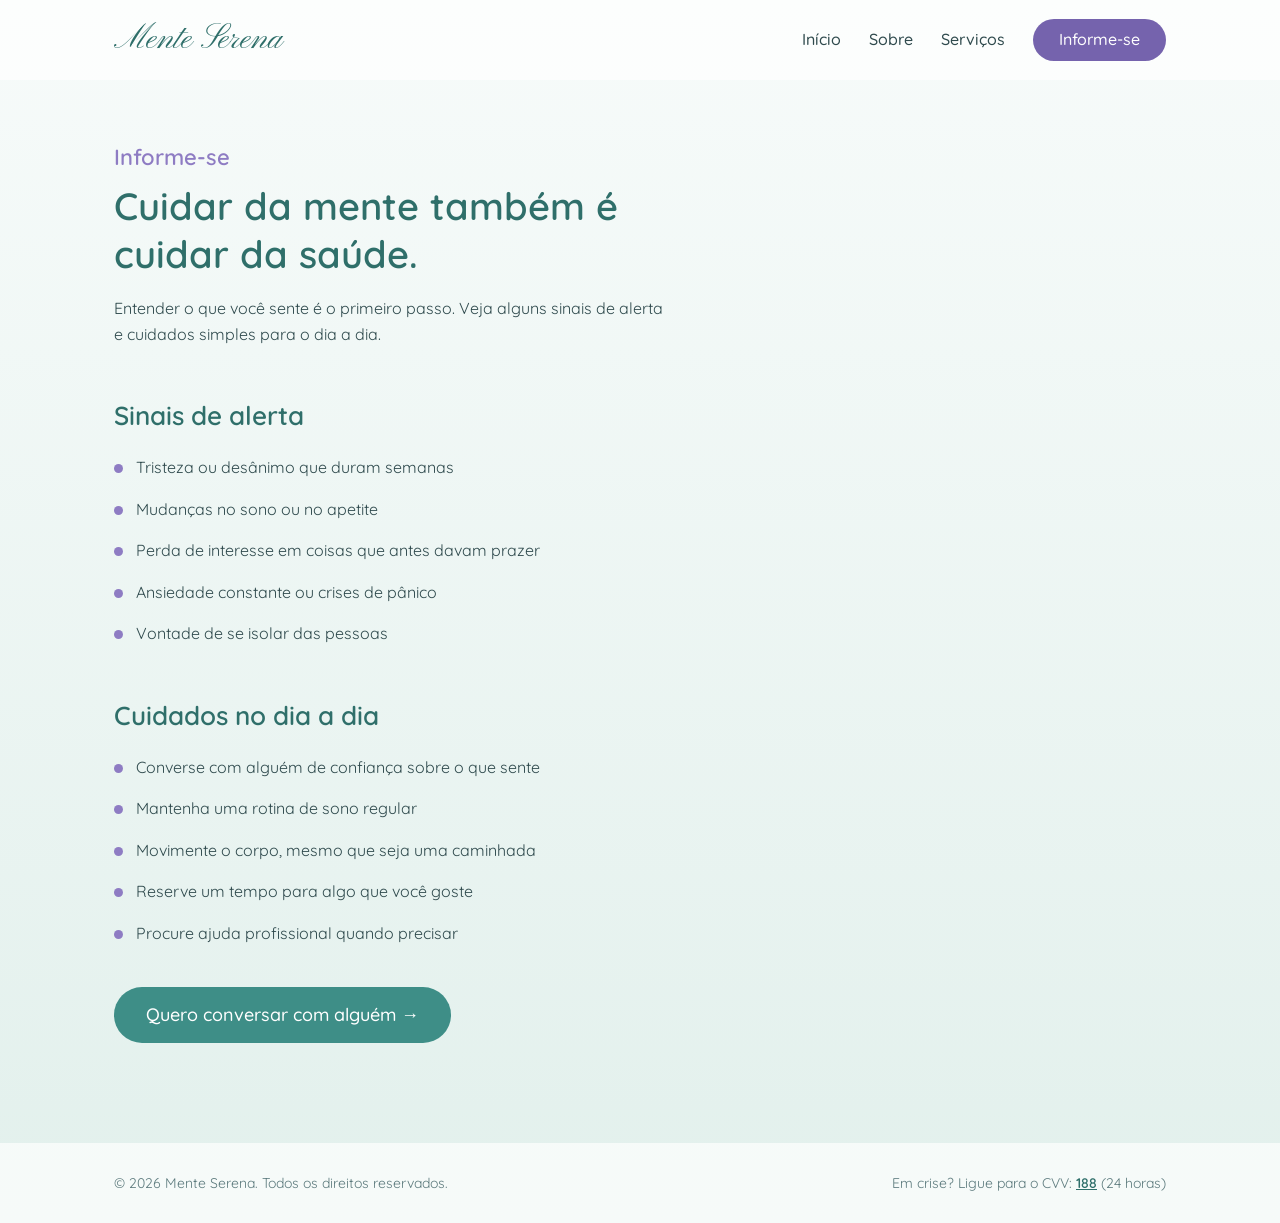
<file: informese.html>
<!DOCTYPE html>
<html lang="pt-BR">
<head>
  <meta charset="UTF-8">
  <meta name="viewport" content="width=device-width, initial-scale=1.0">
  <title>Mente Serena | Saúde Mental</title>
  <link rel="preconnect" href="https://fonts.googleapis.com">
  <link rel="preconnect" href="https://fonts.gstatic.com" crossorigin>
  <link href="https://fonts.googleapis.com/css2?family=Pinyon+Script&family=Quicksand:wght@400;500;600&display=swap" rel="stylesheet">
  <link rel="stylesheet" href="style.css">
</head>
<body>

  <header>
    <div class="container">
      <a href="index.html" class="logo">Mente Serena</a>
      <nav>
        <ul>
          <li><a href="index.html">Início</a></li>
          <li><a href="sobre.html">Sobre</a></li>
          <li><a href="servicos.html">Serviços</a></li>
          <li><a href="informese.html" class="btn-informese ativo">Informe-se</a></li>
        </ul>
      </nav>
    </div>
  </header>

  <main>
    <div class="container">
      <section class="hero">
        <p class="chamada">Informe-se</p>
        <h1>Cuidar da mente também é cuidar da saúde.</h1>
        <p class="texto">Entender o que você sente é o primeiro passo. Veja alguns sinais de alerta e cuidados simples para o dia a dia.</p>
      </section>

      <section class="bloco">
        <h2>Sinais de alerta</h2>
        <ul class="lista">
          <li>Tristeza ou desânimo que duram semanas</li>
          <li>Mudanças no sono ou no apetite</li>
          <li>Perda de interesse em coisas que antes davam prazer</li>
          <li>Ansiedade constante ou crises de pânico</li>
          <li>Vontade de se isolar das pessoas</li>
        </ul>
      </section>

      <section class="bloco">
        <h2>Cuidados no dia a dia</h2>
        <ul class="lista">
          <li>Converse com alguém de confiança sobre o que sente</li>
          <li>Mantenha uma rotina de sono regular</li>
          <li>Movimente o corpo, mesmo que seja uma caminhada</li>
          <li>Reserve um tempo para algo que você goste</li>
          <li>Procure ajuda profissional quando precisar</li>
        </ul>
        <a href="https://cvv.org.br/chat/" class="botao" target="_blank">Quero conversar com alguém &rarr;</a>
      </section>
    </div>
  </main>

  <footer>
    <div class="container">
      <span>&copy; 2026 Mente Serena. Todos os direitos reservados.</span>
      <span>Em crise? Ligue para o CVV: <a href="tel:188">188</a> (24 horas)</span>
    </div>
  </footer>

</body>
</html>
</file>
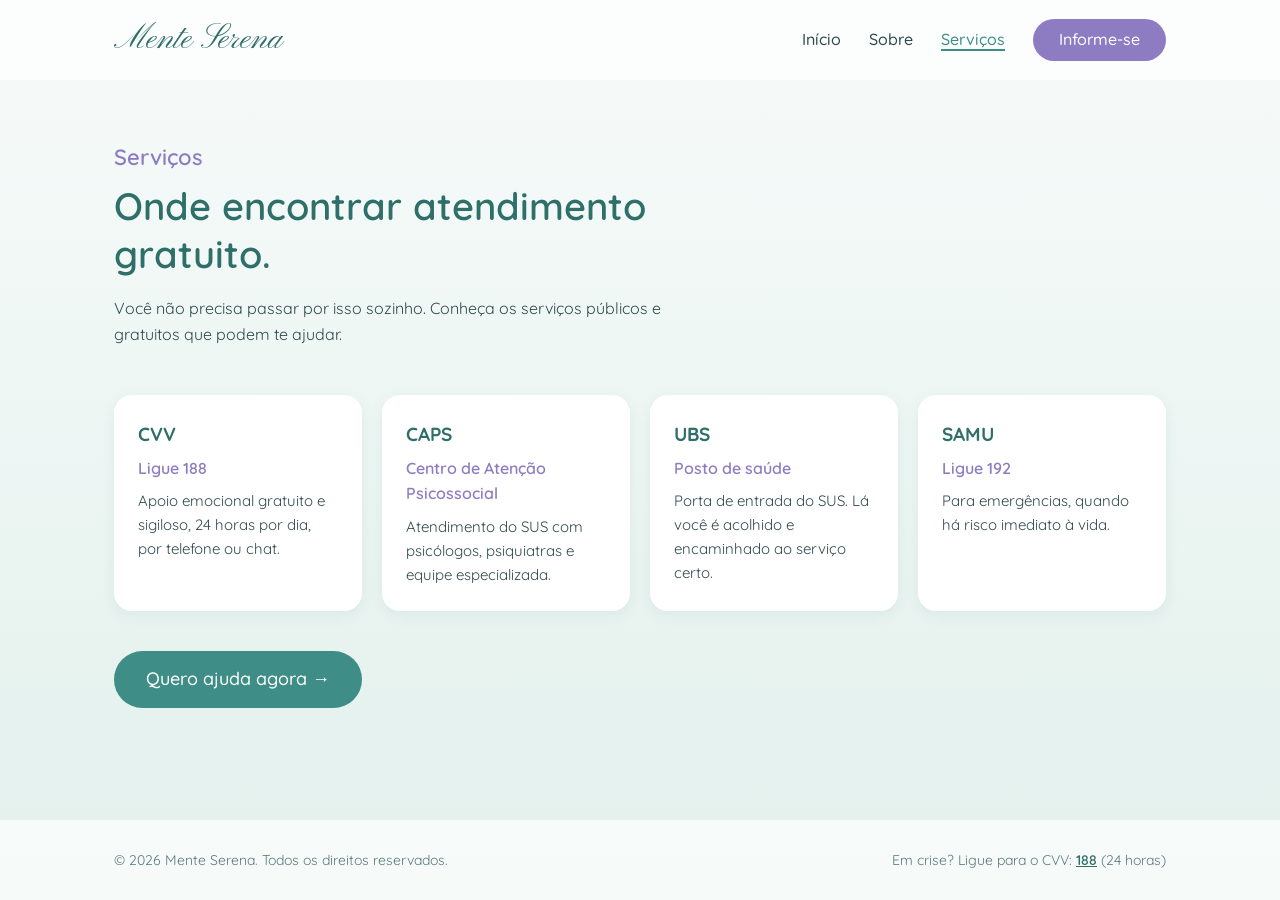
<file: servicos.html>
<!DOCTYPE html>
<html lang="pt-BR">
<head>
  <meta charset="UTF-8">
  <meta name="viewport" content="width=device-width, initial-scale=1.0">
  <title>Mente Serena | Saúde Mental</title>
  <link rel="preconnect" href="https://fonts.googleapis.com">
  <link rel="preconnect" href="https://fonts.gstatic.com" crossorigin>
  <link href="https://fonts.googleapis.com/css2?family=Pinyon+Script&family=Quicksand:wght@400;500;600&display=swap" rel="stylesheet">
  <link rel="stylesheet" href="style.css">
</head>
<body>

  <header>
    <div class="container">
      <a href="index.html" class="logo">Mente Serena</a>
      <nav>
        <ul>
          <li><a href="index.html">Início</a></li>
          <li><a href="sobre.html">Sobre</a></li>
          <li><a href="servicos.html" class="ativo">Serviços</a></li>
          <li><a href="informese.html" class="btn-informese">Informe-se</a></li>
        </ul>
      </nav>
    </div>
  </header>

  <main>
    <div class="container">
      <section class="hero">
        <p class="chamada">Serviços</p>
        <h1>Onde encontrar atendimento gratuito.</h1>
        <p class="texto">Você não precisa passar por isso sozinho. Conheça os serviços públicos e gratuitos que podem te ajudar.</p>
      </section>

      <section class="cards">
        <div class="card">
          <h3>CVV</h3>
          <span class="destaque">Ligue 188</span>
          <p>Apoio emocional gratuito e sigiloso, 24 horas por dia, por telefone ou chat.</p>
        </div>
        <div class="card">
          <h3>CAPS</h3>
          <span class="destaque">Centro de Atenção Psicossocial</span>
          <p>Atendimento do SUS com psicólogos, psiquiatras e equipe especializada.</p>
        </div>
        <div class="card">
          <h3>UBS</h3>
          <span class="destaque">Posto de saúde</span>
          <p>Porta de entrada do SUS. Lá você é acolhido e encaminhado ao serviço certo.</p>
        </div>
        <div class="card">
          <h3>SAMU</h3>
          <span class="destaque">Ligue 192</span>
          <p>Para emergências, quando há risco imediato à vida.</p>
        </div>
      </section>

      <a href="https://cvv.org.br/chat/" class="botao" target="_blank">Quero ajuda agora &rarr;</a>
    </div>
  </main>

  <footer>
    <div class="container">
      <span>&copy; 2026 Mente Serena. Todos os direitos reservados.</span>
      <span>Em crise? Ligue para o CVV: <a href="tel:188">188</a> (24 horas)</span>
    </div>
  </footer>

</body>
</html>
</file>
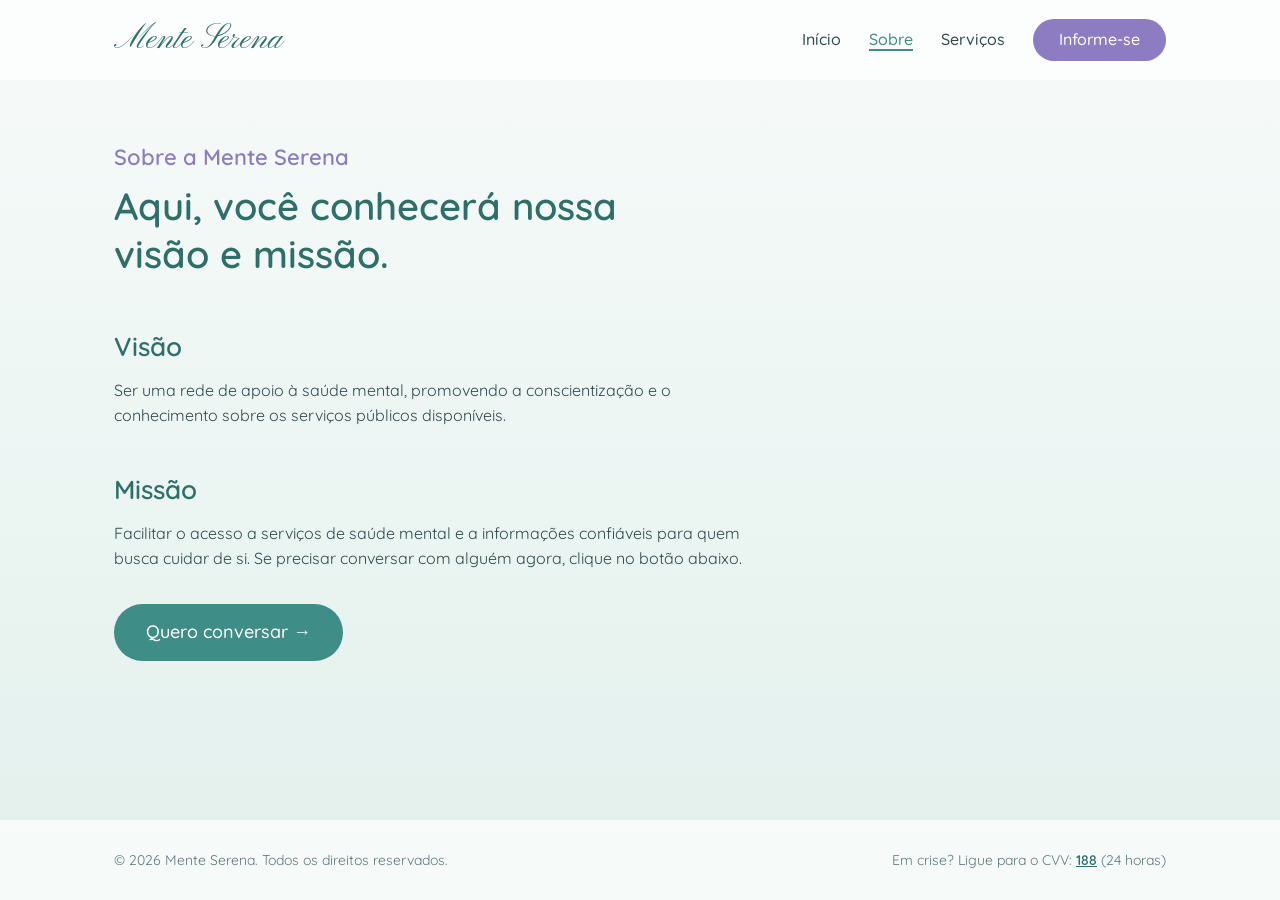
<file: sobre.html>
<!DOCTYPE html>
<html lang="pt-BR">
<head>
  <meta charset="UTF-8">
  <meta name="viewport" content="width=device-width, initial-scale=1.0">
  <title>Mente Serena | Saúde Mental</title>
  <link rel="preconnect" href="https://fonts.googleapis.com">
  <link rel="preconnect" href="https://fonts.gstatic.com" crossorigin>
  <link href="https://fonts.googleapis.com/css2?family=Pinyon+Script&family=Quicksand:wght@400;500;600&display=swap" rel="stylesheet">
  <link rel="stylesheet" href="style.css">
</head>
<body>

  <header>
    <div class="container">
      <a href="index.html" class="logo">Mente Serena</a>
      <nav>
        <ul>
          <li><a href="index.html">Início</a></li>
          <li><a href="sobre.html" class="ativo">Sobre</a></li>
          <li><a href="servicos.html">Serviços</a></li>
          <li><a href="informese.html" class="btn-informese">Informe-se</a></li>
        </ul>
      </nav>
    </div>
  </header>

  <main>
    <div class="container">
      <section class="hero">
        <p class="chamada">Sobre a Mente Serena</p>
        <h1>Aqui, você conhecerá nossa visão e missão.</h1>
      </section>

      <section class="bloco">
        <h2>Visão</h2>
        <p class="texto">Ser uma rede de apoio à saúde mental, promovendo a conscientização e o conhecimento sobre os serviços públicos disponíveis.</p>
      </section>

      <section class="bloco">
        <h2>Missão</h2>
        <p class="texto">Facilitar o acesso a serviços de saúde mental e a informações confiáveis para quem busca cuidar de si. Se precisar conversar com alguém agora, clique no botão abaixo.</p>
        <a href="https://cvv.org.br/chat/" class="botao" target="_blank">Quero conversar &rarr;</a>
      </section>
    </div>
  </main>

  <footer>
    <div class="container">
      <span>&copy; 2026 Mente Serena. Todos os direitos reservados.</span>
      <span>Em crise? Ligue para o CVV: <a href="tel:188">188</a> (24 horas)</span>
    </div>
  </footer>

</body>
</html>
</file>
<file: style.css>
* {
  margin: 0;
  padding: 0;
  box-sizing: border-box;
}

body {
  min-height: 100vh;
  display: flex;
  flex-direction: column;
  font-family: "Quicksand", Arial, sans-serif;
  line-height: 1.6;
  color: #2f4a4d;
  background: linear-gradient(180deg, #f7fbfa 0%, #e2f0ec 100%);
}

.container {
  width: 100%;
  max-width: 1100px;
  margin: 0 auto;
  padding: 0 24px;
}

header {
  background: rgba(255, 255, 255, 0.7);
}

header .container {
  display: flex;
  align-items: center;
  justify-content: space-between;
  min-height: 80px;
}

.logo {
  font-family: "Pinyon Script", cursive;
  font-size: 34px;
  color: #2f6f6a;
  text-decoration: none;
}

nav ul {
  display: flex;
  align-items: center;
  gap: 28px;
  list-style: none;
}

nav a {
  color: #2f4a4d;
  text-decoration: none;
  font-weight: 500;
}

nav a:hover,
nav a.ativo {
  color: #3e8e87;
  border-bottom: 2px solid #3e8e87;
}

nav a.btn-informese {
  display: inline-block;
  padding: 8px 26px;
  background: #8e7cc3;
  color: #ffffff;
  border-radius: 30px;
  border-bottom: none;
}

nav a.btn-informese:hover,
nav a.btn-informese.ativo {
  background: #7563ad;
  color: #ffffff;
  border-bottom: none;
}

main {
  flex: 1;
  padding: 60px 0;
}

.hero {
  max-width: 560px;
  margin-bottom: 48px;
}

.inicio {
  display: grid;
  grid-template-columns: 1fr 1fr;
  align-items: center;
  gap: 40px;
  min-height: 60vh;
}

.inicio .hero {
  margin-bottom: 0;
}

.inicio img {
  width: 100%;
  max-width: 420px;
  justify-self: center;
}

.chamada {
  font-size: 22px;
  color: #8e7cc3;
  font-weight: 600;
  margin-bottom: 8px;
}

.hero h1 {
  font-size: 38px;
  font-weight: 600;
  line-height: 1.25;
  color: #2f6f6a;
  margin-bottom: 18px;
}

h2 {
  font-size: 26px;
  font-weight: 600;
  color: #2f6f6a;
  margin-bottom: 10px;
}

.texto {
  font-size: 16px;
  color: #2f4a4d;
  margin-bottom: 32px;
  max-width: 640px;
}

.bloco {
  margin-bottom: 40px;
}

.lista {
  list-style: none;
  max-width: 640px;
  margin-bottom: 32px;
}

.lista li {
  padding: 8px 0 8px 22px;
  position: relative;
}

.lista li::before {
  content: "";
  position: absolute;
  left: 0;
  top: 17px;
  width: 9px;
  height: 9px;
  border-radius: 50%;
  background: #8e7cc3;
}

.cards {
  display: grid;
  grid-template-columns: repeat(4, 1fr);
  gap: 20px;
  margin-bottom: 40px;
}

.card {
  background: #ffffff;
  border-radius: 18px;
  padding: 24px;
  box-shadow: 0 4px 14px rgba(47, 111, 106, 0.08);
}

.card h3 {
  font-size: 19px;
  color: #2f6f6a;
  margin-bottom: 6px;
}

.card .destaque {
  display: inline-block;
  font-weight: 600;
  color: #8e7cc3;
  margin-bottom: 8px;
}

.card p {
  font-size: 15px;
}

.botao {
  display: inline-block;
  padding: 14px 32px;
  background: #3e8e87;
  color: #ffffff;
  font-size: 18px;
  font-weight: 500;
  text-decoration: none;
  border-radius: 40px;
}

.botao:hover {
  background: #2f6f6a;
}

footer {
  background: rgba(255, 255, 255, 0.7);
  font-size: 14px;
  color: #5c7a7d;
}

footer .container {
  display: flex;
  align-items: center;
  justify-content: space-between;
  min-height: 80px;
  padding-top: 12px;
  padding-bottom: 12px;
}

footer a {
  color: #2f6f6a;
  font-weight: 600;
}
</file>
